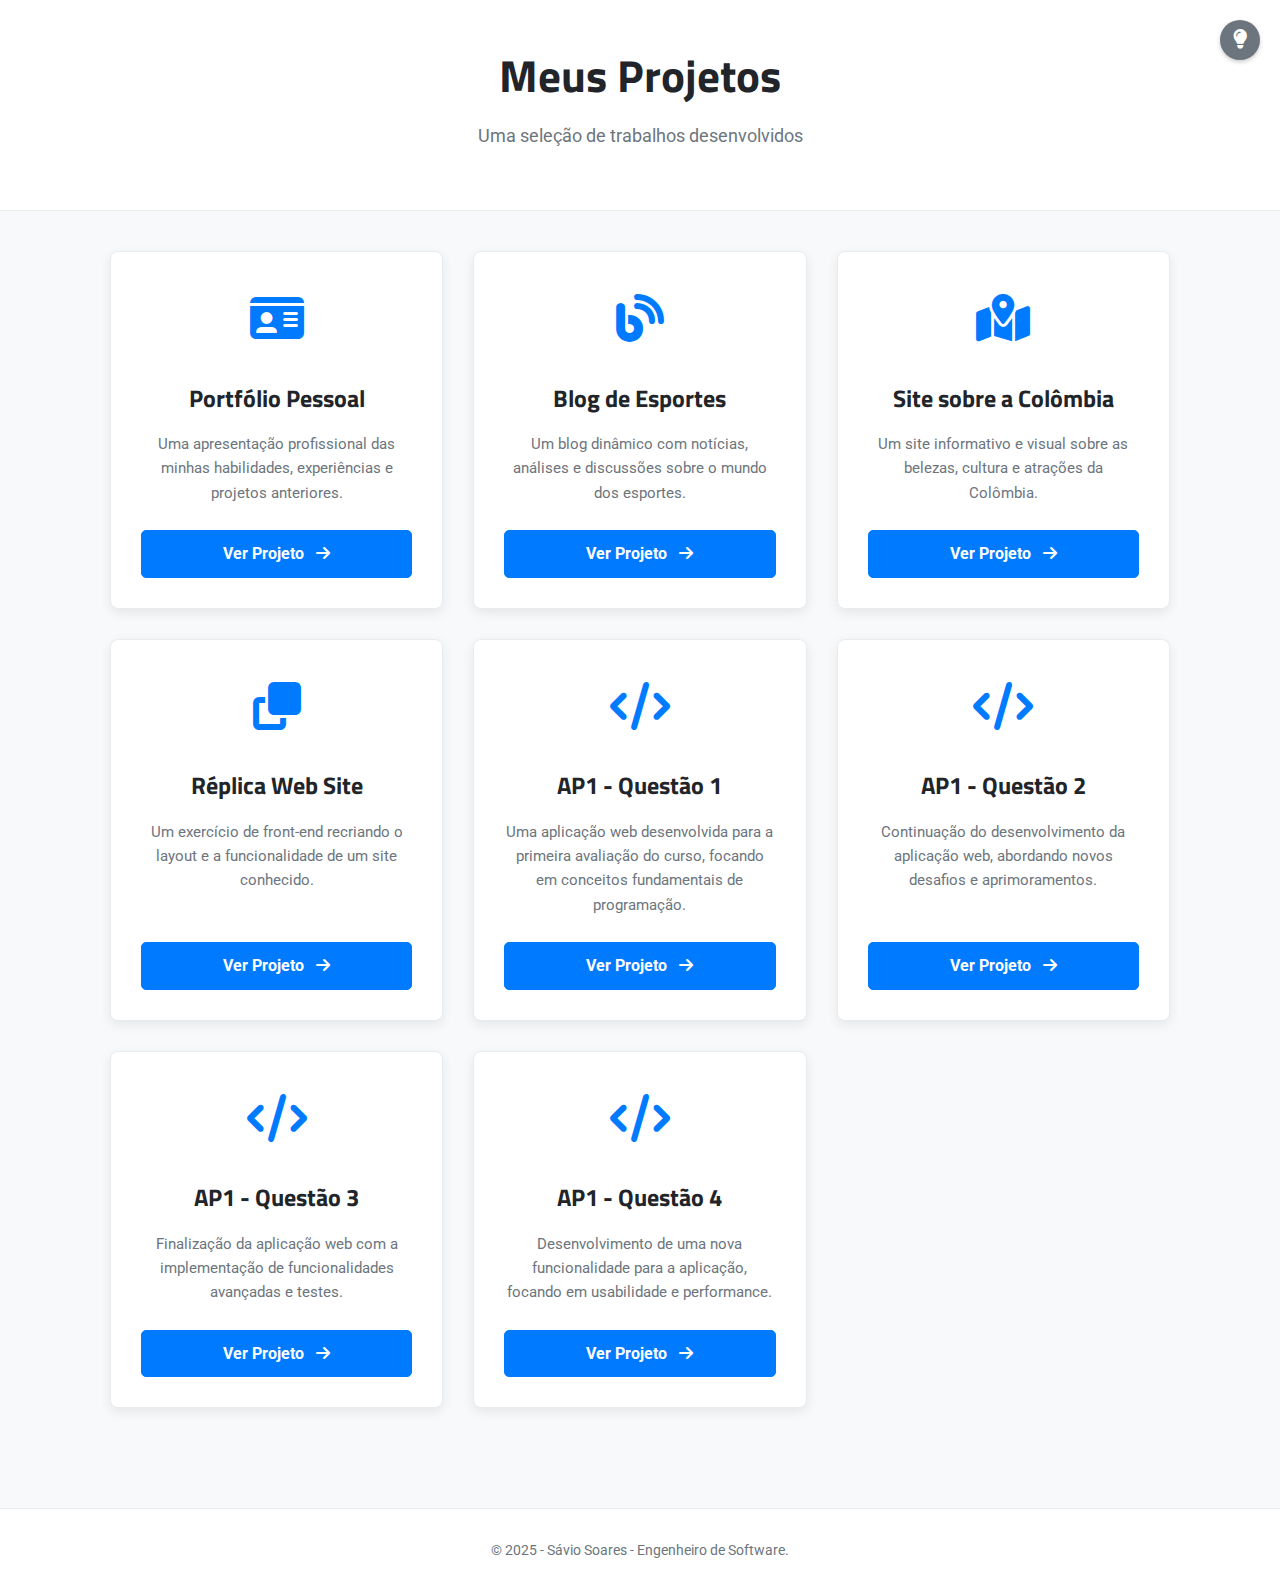
<file: index.html>
<!DOCTYPE html>
<html lang="pt-br">

<head>
    <meta charset="UTF-8">
    <meta name="viewport" content="width=device-width, initial-scale=1.0">
    <title>Meus Projetos - Engenheiro de Software</title>
    <link rel="stylesheet" href="styles.css">
    <link rel="stylesheet" href="https://cdnjs.cloudflare.com/ajax/libs/font-awesome/6.5.2/css/all.min.css">
    <link rel="preconnect" href="https://fonts.googleapis.com">
    <link rel="preconnect" href="https://fonts.gstatic.com" crossorigin>
    <link
        href="https://fonts.googleapis.com/css2?family=Roboto:wght@300;400;700&family=Titillium+Web:wght@600;700&display=swap"
        rel="stylesheet">
</head>

<body>

    <header class="site-header">
        <div class="container header-content">
            <h1>Meus Projetos</h1>
            <p class="subtitle">Uma seleção de trabalhos desenvolvidos</p>

            <div class="theme-switcher-container">
                <button id="themeButton" aria-label="Escolher Tema">
                    <i class="fa-solid fa-lightbulb"></i>
                </button>
                <div id="themeModal" class="theme-modal hidden">
                    <button data-theme="light" class="theme-option">
                        <i class="fa-solid fa-sun"></i> Light
                    </button>
                    <button data-theme="dark" class="theme-option">
                        <i class="fa-solid fa-moon"></i> Dark
                    </button>
                    <button data-theme="system" class="theme-option active">
                        <i class="fa-solid fa-desktop"></i> System
                    </button>
                </div>
            </div>
        </div>
    </header>

    <main class="container">
        <section class="projects-grid">

            <article class="project-card">
                <div class="card-icon"><i class="fa-solid fa-id-card"></i></div>
                <h2>Portfólio Pessoal</h2>
                <p>Uma apresentação profissional das minhas habilidades, experiências e projetos anteriores.</p>
                <a href="./PortfolioPessoal/index.html" class="btn-view" target="_blank" rel="noopener noreferrer">Ver
                    Projeto <i class="fa-solid fa-arrow-right"></i></a>
            </article>

            <article class="project-card">
                <div class="card-icon"><i class="fa-solid fa-blog"></i></div>
                <h2>Blog de Esportes</h2>
                <p>Um blog dinâmico com notícias, análises e discussões sobre o mundo dos esportes.</p>
                <a href="./Blog/blogsports.html" class="btn-view" target="_blank" rel="noopener noreferrer">Ver Projeto
                    <i class="fa-solid fa-arrow-right"></i></a>
            </article>

            <article class="project-card">
                <div class="card-icon"><i class="fa-solid fa-map-location-dot"></i></div>
                <h2>Site sobre a Colômbia</h2>
                <p>Um site informativo e visual sobre as belezas, cultura e atrações da Colômbia.</p>
                <a href="./Colombia/index.html" class="btn-view" target="_blank" rel="noopener noreferrer">Ver Projeto
                    <i class="fa-solid fa-arrow-right"></i></a>
            </article>

            <article class="project-card">
                <div class="card-icon"><i class="fa-solid fa-clone"></i></div>
                <h2>Réplica Web Site</h2>
                <p>Um exercício de front-end recriando o layout e a funcionalidade de um site conhecido.</p>
                <a href="./ReplicaWebSite/index.html" class="btn-view" target="_blank" rel="noopener noreferrer">Ver
                    Projeto <i class="fa-solid fa-arrow-right"></i></a>
            </article>

            <article class="project-card">
                <div class="card-icon"><i class="fa-solid fa-code"></i></div>
                <h2>AP1 - Questão 1 </h2>
                <p>Uma aplicação web desenvolvida para a primeira avaliação do curso, focando em conceitos fundamentais
                    de programação.</p>
                <a href="./AP1/questao_01.html" class="btn-view" target="_blank" rel="noopener noreferrer">Ver Projeto
                    <i class="fa-solid fa-arrow-right"></i></a>
            </article>

            <article class="project-card">
                <div class="card-icon"><i class="fa-solid fa-code"></i></div>
                <h2>AP1 - Questão 2</h2>
                <p>Continuação do desenvolvimento da aplicação web, abordando novos desafios e aprimoramentos.</p>
                <a href="./AP1/questao_02.html" class="btn-view" target="_blank" rel="noopener noreferrer">Ver Projeto
                    <i class="fa-solid fa-arrow-right"></i></a>
            </article>

            <article class="project-card">
                <div class="card-icon"><i class="fa-solid fa-code"></i></div>
                <h2>AP1 - Questão 3</h2>
                <p>Finalização da aplicação web com a implementação de funcionalidades avançadas e testes.</p>
                <a href="./AP1/questao_03.html" class="btn-view" target="_blank" rel="noopener noreferrer">Ver Projeto
                    <i class="fa-solid fa-arrow-right"></i></a>
            </article>

            <article class="project-card">
                <div class="card-icon"><i class="fa-solid fa-code"></i></div>
                <h2>AP1 - Questão 4</h2>
                <p>Desenvolvimento de uma nova funcionalidade para a aplicação, focando em usabilidade e performance.</p>
                <a href="./AP1/questao_04.html" class="btn-view" target="_blank" rel="noopener noreferrer">Ver Projeto
                    <i class="fa-solid fa-arrow-right"></i></a>
            </article>

        </section>
    </main>

    <footer class="site-footer">
        <div class="container">
            <p>&copy; 2025 - Sávio Soares - Engenheiro de Software.</p>
        </div>
    </footer>

    <script src="script.js"></script>

</body>

</html>
</file>
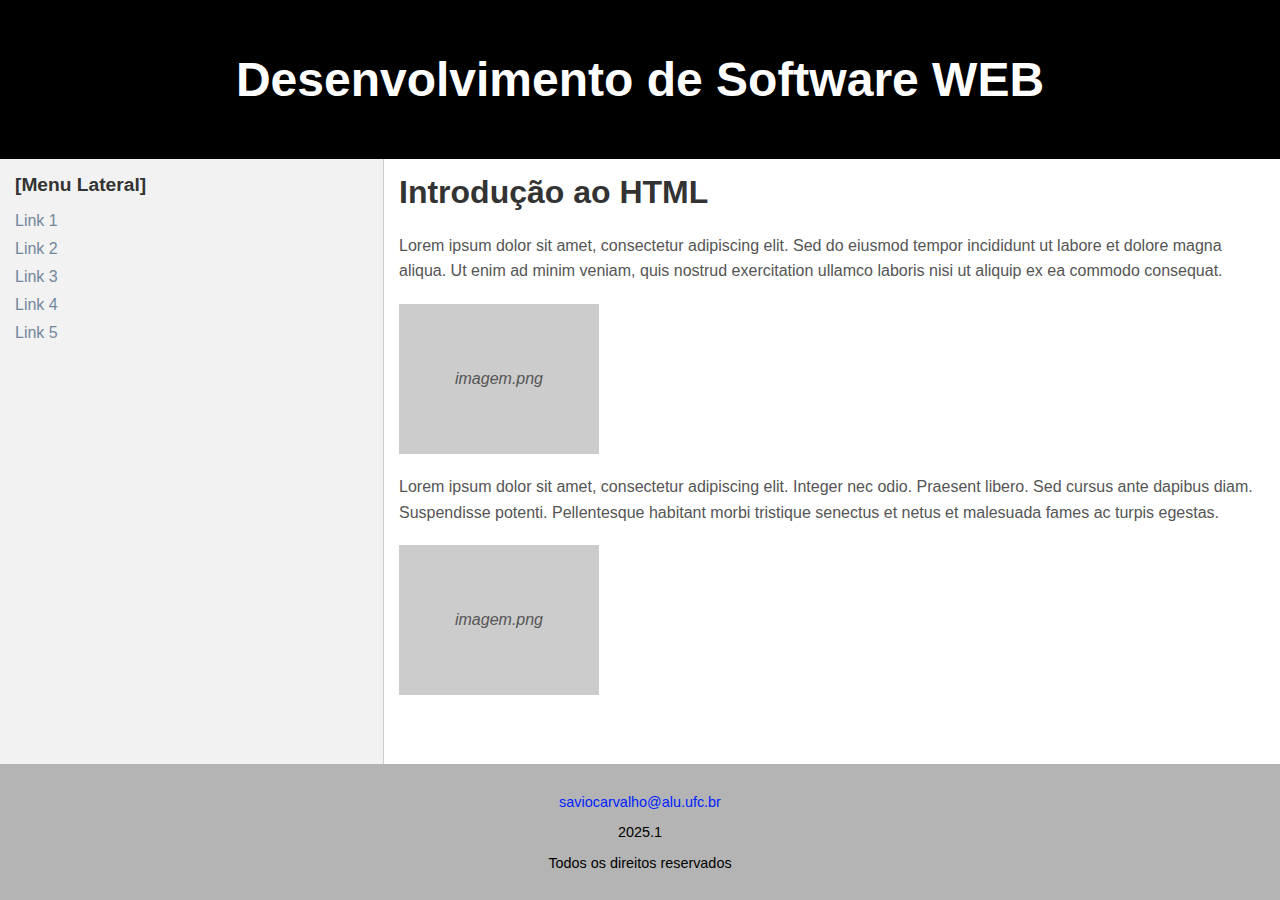
<file: AP1/questao_01.html>
<!DOCTYPE html>
<html lang="pt-br">
<head>
    <meta charset="UTF-8">
    <meta name="viewport" content="width=device-width, initial-scale=1.0">
    <title>Desenvolvimento de Software WEB</title>
    <style>
        body {
            font-family: sans-serif;
            margin: 0;
            padding: 0;
            display: flex;
            flex-direction: column;
            min-height: 100vh;
        }

        header {
            background-color: #000000;
            color: white;
            padding: 20px;
            text-align: center;
            font-size: 1.5em;
        }

        main {
            display: flex;
            flex: 1;
        }

        aside {
            flex: 0 0 30%;
            background-color: #f2f2f2;
            padding: 15px;
            box-sizing: border-box;
            border-right: 1px solid #ccc;
        }

        aside h2 {
            margin-top: 0;
            font-size: 1.2em;
            color: #333;
        }

        aside nav ul {
            list-style: none;
            padding: 0;
        }

        aside nav ul li {
            margin-bottom: 10px;
        }

        aside nav ul li a {
            text-decoration: none;
            color: #73879c;
        }

         aside nav ul li a:hover {
            text-decoration: underline;
         }

        article {
            flex: 1;
            padding: 15px;
            box-sizing: border-box;
            background-color: #ffffff;
        }

        article h1 {
            margin-top: 0;
            color: #333;
        }

        article p {
            line-height: 1.6;
            color: #555;
        }

        .image-placeholder {
            width: 200px;
            height: 150px;
            background-color: #cccccc;
            margin: 20px 0;
            display: flex;
            justify-content: center;
            align-items: center;
            color: #555;
            font-style: italic;
        }

        footer {
            background-color: #b4b4b4; 
            color: black;
            text-align: center;
            padding: 15px;
            font-size: 0.9em;
        }

        footer a {
            color: #0022ff;
            text-decoration: none;
        }

         footer a:hover {
            text-decoration: underline;
         }

        /* Media Query para telas menores */
        @media (max-width: 400px) {
            main {
                flex-direction: column;
            }

            aside {
                flex-basis: auto; /* Reseta a base flexível */
                border-right: none;
                border-bottom: 1px solid #ccc;
            }

            article {
                 flex-basis: auto; /* Reseta a base flexível */
            }
        }
    </style>
</head>
<body>

    <header>
        <h1>Desenvolvimento de Software WEB</h1>
    </header>

    <main>
        <aside>
            <h2>[Menu Lateral]</h2>
            <nav>
                <ul>
                    <li><a href="#">Link 1</a></li>
                    <li><a href="#">Link 2</a></li>
                    <li><a href="#">Link 3</a></li>
                    <li><a href="#">Link 4</a></li>
                    <li><a href="#">Link 5</a></li>
                </ul>
            </nav>
        </aside>

        <article>
            <h1>Introdução ao HTML</h1>
            <p>
                Lorem ipsum dolor sit amet, consectetur adipiscing elit. Sed do eiusmod tempor incididunt ut labore et dolore magna aliqua. Ut enim ad minim veniam, quis nostrud exercitation ullamco laboris nisi ut aliquip ex ea commodo consequat.
            </p>

            <div class="image-placeholder">
                imagem.png
            </div>

            <p>
                Lorem ipsum dolor sit amet, consectetur adipiscing elit. Integer nec odio. Praesent libero. Sed cursus ante dapibus diam. Suspendisse potenti. Pellentesque habitant morbi tristique senectus et netus et malesuada fames ac turpis egestas.
            </p>

             <div class="image-placeholder">
                imagem.png
            </div>
        </article>
    </main>

    <footer>
        <p><a href="mailto:fulanodetal@ufc.br">saviocarvalho@alu.ufc.br</a></p>
        <p>2025.1</p>
        <p>Todos os direitos reservados</p>
    </footer>

</body>
</html>
</file>
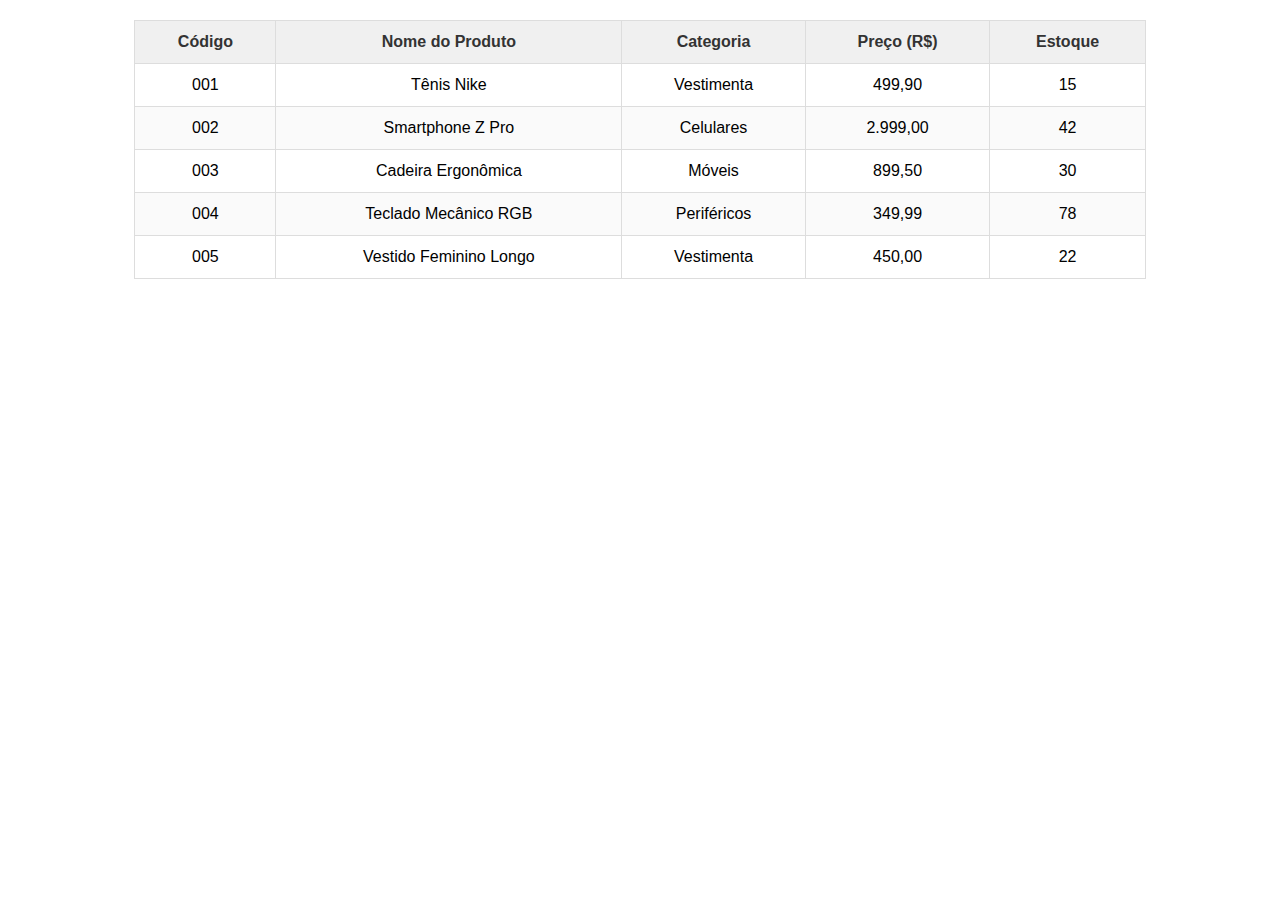
<file: AP1/questao_02.html>
<!DOCTYPE html>
<html lang="pt-br">

<head>
    <meta charset="UTF-8">
    <meta name="viewport" content="width=device-width, initial-scale=1.0">
    <title>Questão 02 - Tabela de Produtos</title>
    <style>
        table {
            width: 80%;
            border-collapse: collapse;
            /*Une as bordas das células*/
            margin: 20px auto;
            border: 1px solid #ccc;
        }

        /* Estilos para Células do Cabeçalho (th) e Células de Dados (td) */
        th,
        td {
            border: 1px solid #ddd;
            padding: 12px;
            text-align: center;
            font-family: sans-serif;
        }

        /* Estilos Específicos do Cabeçalho (thead) */
        thead th {
            background-color: #f0f0f0;
            font-weight: bold;
            /* Texto em negrito */
            color: #333;
        }

        /* Estilos para Linhas Pares do Corpo (tbody) - Zebra Striping */
        tbody tr:nth-child(even) {
            background-color: #fafafa;
        }

        /* Estilo para Linhas Ímpares (apenas para garantir o fundo branco) */
        tbody tr:nth-child(odd) {
            background-color: #ffffff;
        }

        /* Muda o fundo ao passar o mouse */
        tbody tr:hover {
            background-color: #e0f7fa;
        }
    </style>
</head>

<body>
    <table>
        <thead>
            <tr>
                <th>Código</th>
                <th>Nome do Produto</th>
                <th>Categoria</th>
                <th>Preço (R$)</th>
                <th>Estoque</th>
            </tr>
        </thead>
        <tbody>
            <tr>
                <td>001</td>
                <td>Tênis Nike</td>
                <td>Vestimenta</td>
                <td>499,90</td>
                <td>15</td>
            </tr>
            <tr>
                <td>002</td>
                <td>Smartphone Z Pro</td>
                <td>Celulares</td>
                <td>2.999,00</td>
                <td>42</td>
            </tr>
            <tr>
                <td>003</td>
                <td>Cadeira Ergonômica</td>
                <td>Móveis</td>
                <td>899,50</td>
                <td>30</td>
            </tr>
            <tr>
                <td>004</td>
                <td>Teclado Mecânico RGB</td>
                <td>Periféricos</td>
                <td>349,99</td>
                <td>78</td>
            </tr>
            <tr>
                <td>005</td>
                <td>Vestido Feminino Longo</td>
                <td>Vestimenta</td>
                <td>450,00</td>
                <td>22</td>
            </tr>
        </tbody>
    </table>

</body>

</html>
</file>
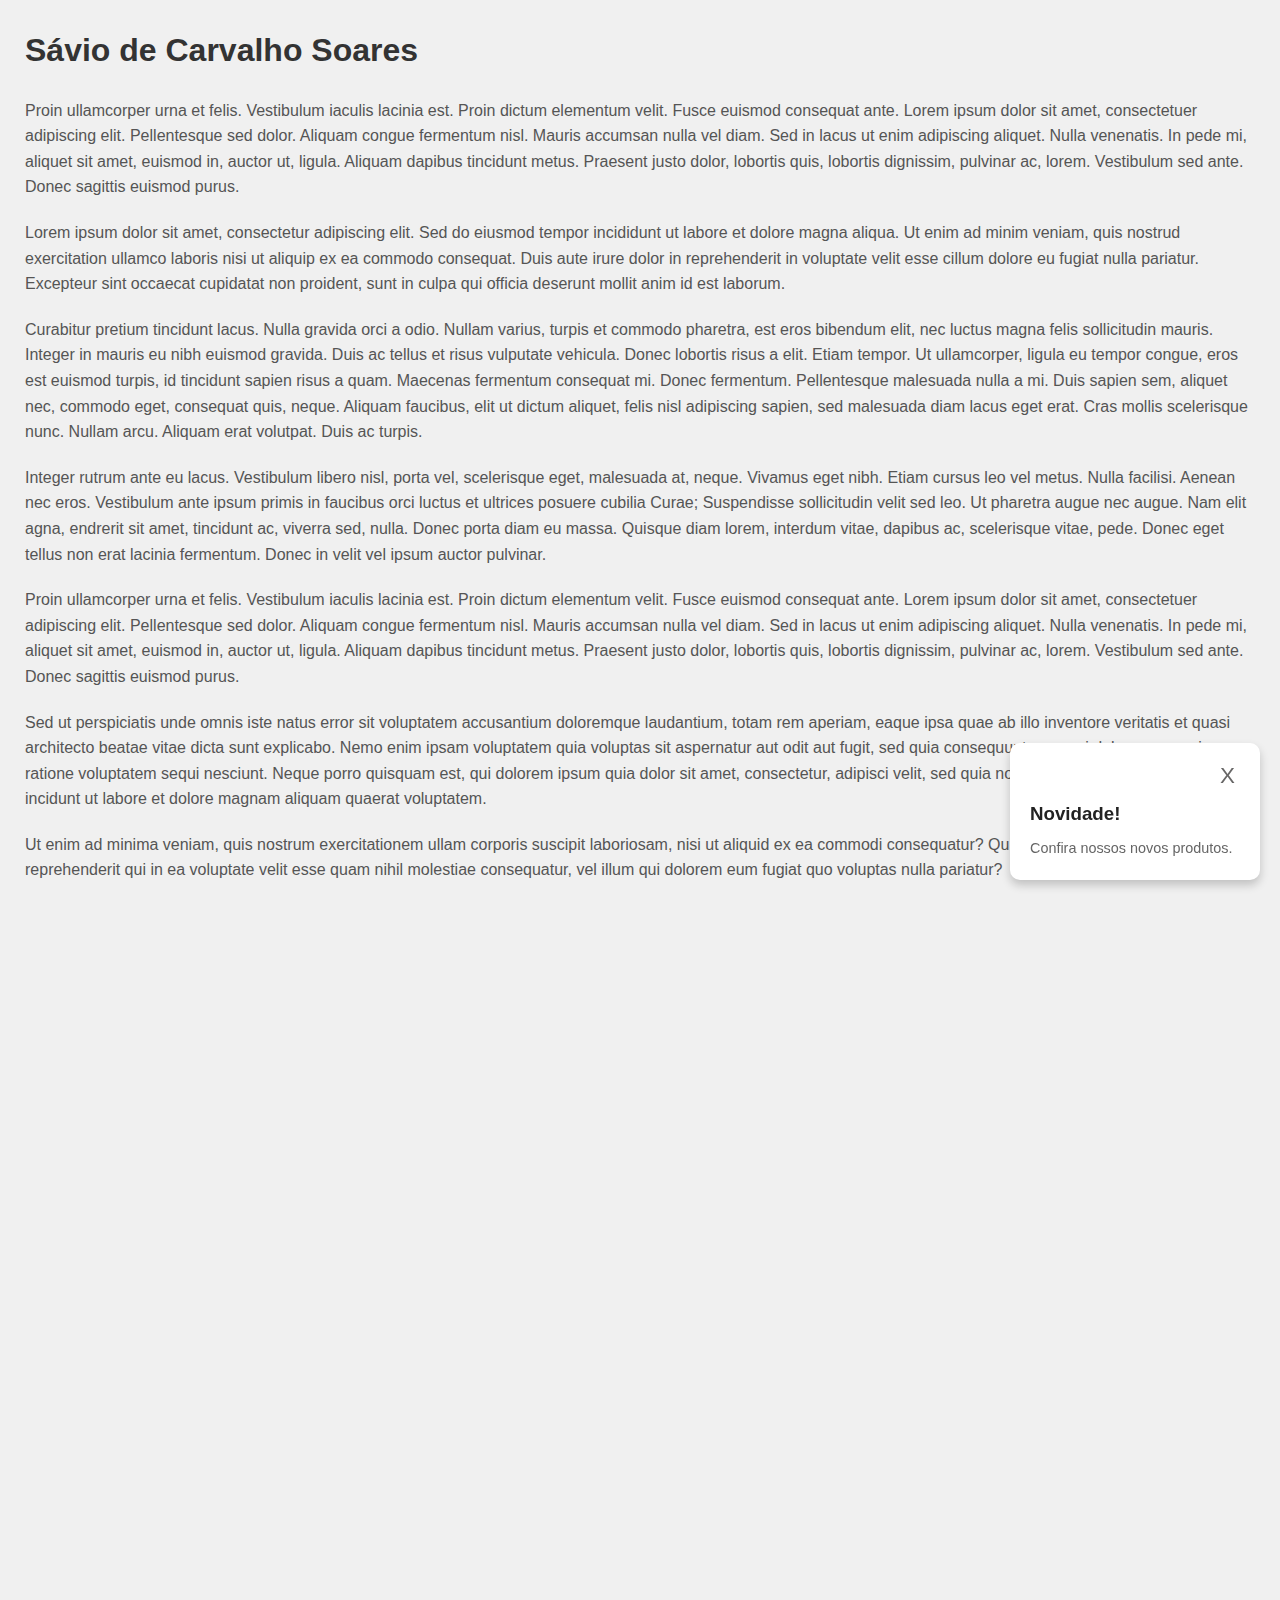
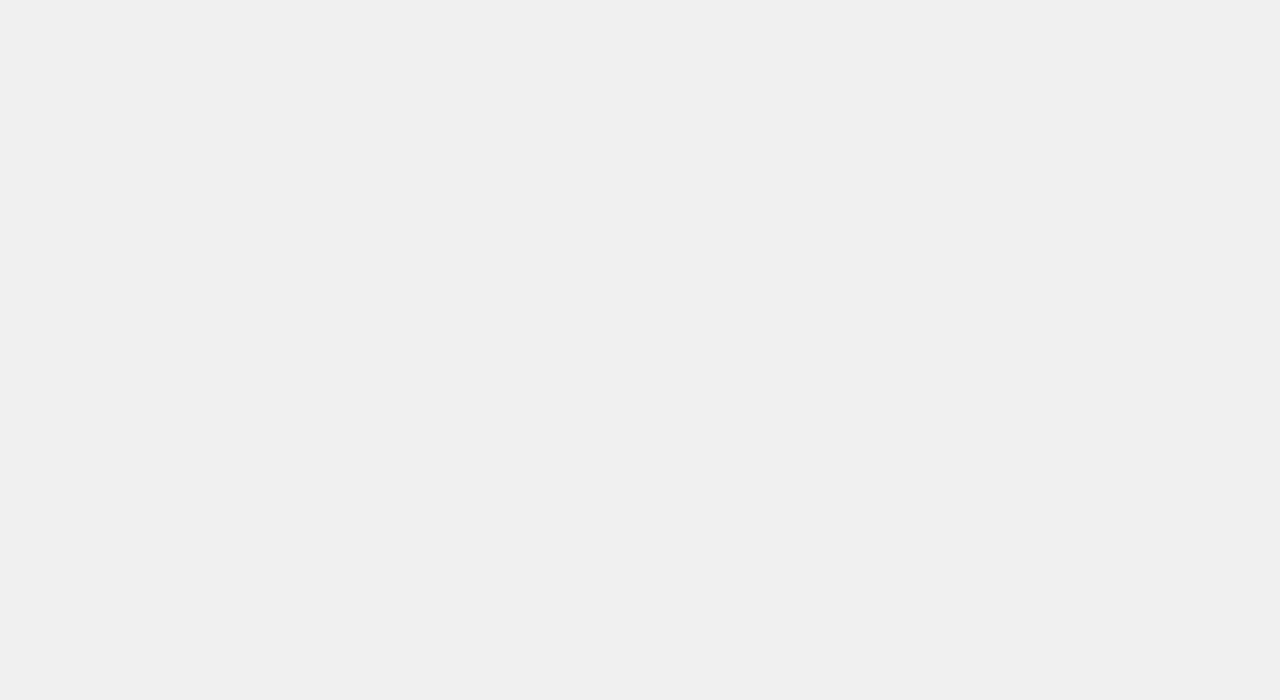
<file: AP1/questao_04.html>
<!DOCTYPE html>
<html lang="pt-br">
<head>
    <meta charset="UTF-8">
    <meta name="viewport" content="width=device-width, initial-scale=1.0">
    <title>Card de Notificação</title>
    <style>
        body {
            font-family: Arial, Helvetica, sans-serif;
            line-height: 1.6;
            margin: 25px;
            height: 250vh;
            background-color: #f0f0f0;
        }

        h1 {
            color: #333;
        }

        p {
            color: #555;
            margin-bottom: 20px;
        }

        /* Estilos para o nosso card de notificação */
        .cartao-notificacao {
            /* Fica fixo na tela */
            position: fixed;
            bottom: 20px;
            right: 20px;
            width: 250px;
            background-color: #ffffff;
            border-radius: 10px;
            /* Sombra suave */
            box-shadow: 0 5px 10px rgba(0, 0, 0, 0.2);
            padding: 20px;
            display: flex;
            flex-direction: column;
            box-sizing: border-box;
            z-index: 999; /* Para ficar por cima de tudo */
        }

        /* Estilos para o botão de fechar */
        .botao-fechar {
            /* Botão para a direita */
            align-self: flex-end;
            cursor: pointer;
            font-size: 1.4em;
            color: #686767;
            background: none;
            border: none;
            padding: 0 5px;
            margin-bottom: 10px;
        }

        .botao-fechar:hover {
            color: #000;
        }

        /* Estilos para o título e parágrafo do card */
        .cartao-notificacao h3 {
            margin: 0 0 8px 0;
            color: #222;
        }

        .cartao-notificacao p {
            margin: 0;
            color: #666;
            font-size: 0.9em;
        }

        /* Classe para esconder o card quando fechado */
        .escondido {
            display: none;
        }

    </style>
</head>
<body>

    <h1>Sávio de Carvalho Soares</h1>
    <p>Proin ullamcorper urna et felis. Vestibulum iaculis lacinia est. Proin dictum elementum velit. Fusce euismod consequat ante. Lorem ipsum dolor sit amet, consectetuer adipiscing elit. Pellentesque sed dolor. Aliquam congue fermentum nisl. Mauris accumsan nulla vel diam. Sed in lacus ut enim adipiscing aliquet. Nulla venenatis. In pede mi, aliquet sit amet, euismod in, auctor ut, ligula. Aliquam dapibus tincidunt metus. Praesent justo dolor, lobortis quis, lobortis dignissim, pulvinar ac, lorem. Vestibulum sed ante. Donec sagittis euismod purus.</p>
    <p>Lorem ipsum dolor sit amet, consectetur adipiscing elit. Sed do eiusmod tempor incididunt ut labore et dolore magna aliqua. Ut enim ad minim veniam, quis nostrud exercitation ullamco laboris nisi ut aliquip ex ea commodo consequat. Duis aute irure dolor in reprehenderit in voluptate velit esse cillum dolore eu fugiat nulla pariatur. Excepteur sint occaecat cupidatat non proident, sunt in culpa qui officia deserunt mollit anim id est laborum.</p>
    <p>Curabitur pretium tincidunt lacus. Nulla gravida orci a odio. Nullam varius, turpis et commodo pharetra, est eros bibendum elit, nec luctus magna felis sollicitudin mauris. Integer in mauris eu nibh euismod gravida. Duis ac tellus et risus vulputate vehicula. Donec lobortis risus a elit. Etiam tempor. Ut ullamcorper, ligula eu tempor congue, eros est euismod turpis, id tincidunt sapien risus a quam. Maecenas fermentum consequat mi. Donec fermentum. Pellentesque malesuada nulla a mi. Duis sapien sem, aliquet nec, commodo eget, consequat quis, neque. Aliquam faucibus, elit ut dictum aliquet, felis nisl adipiscing sapien, sed malesuada diam lacus eget erat. Cras mollis scelerisque nunc. Nullam arcu. Aliquam erat volutpat. Duis ac turpis.</p>
    <p>Integer rutrum ante eu lacus. Vestibulum libero nisl, porta vel, scelerisque eget, malesuada at, neque. Vivamus eget nibh. Etiam cursus leo vel metus. Nulla facilisi. Aenean nec eros. Vestibulum ante ipsum primis in faucibus orci luctus et ultrices posuere cubilia Curae; Suspendisse sollicitudin velit sed leo. Ut pharetra augue nec augue. Nam elit agna, endrerit sit amet, tincidunt ac, viverra sed, nulla. Donec porta diam eu massa. Quisque diam lorem, interdum vitae, dapibus ac, scelerisque vitae, pede. Donec eget tellus non erat lacinia fermentum. Donec in velit vel ipsum auctor pulvinar.</p>
    <p>Proin ullamcorper urna et felis. Vestibulum iaculis lacinia est. Proin dictum elementum velit. Fusce euismod consequat ante. Lorem ipsum dolor sit amet, consectetuer adipiscing elit. Pellentesque sed dolor. Aliquam congue fermentum nisl. Mauris accumsan nulla vel diam. Sed in lacus ut enim adipiscing aliquet. Nulla venenatis. In pede mi, aliquet sit amet, euismod in, auctor ut, ligula. Aliquam dapibus tincidunt metus. Praesent justo dolor, lobortis quis, lobortis dignissim, pulvinar ac, lorem. Vestibulum sed ante. Donec sagittis euismod purus.</p>
    <p>Sed ut perspiciatis unde omnis iste natus error sit voluptatem accusantium doloremque laudantium, totam rem aperiam, eaque ipsa quae ab illo inventore veritatis et quasi architecto beatae vitae dicta sunt explicabo. Nemo enim ipsam voluptatem quia voluptas sit aspernatur aut odit aut fugit, sed quia consequuntur magni dolores eos qui ratione voluptatem sequi nesciunt. Neque porro quisquam est, qui dolorem ipsum quia dolor sit amet, consectetur, adipisci velit, sed quia non numquam eius modi tempora incidunt ut labore et dolore magnam aliquam quaerat voluptatem.</p>
    <p>Ut enim ad minima veniam, quis nostrum exercitationem ullam corporis suscipit laboriosam, nisi ut aliquid ex ea commodi consequatur? Quis autem vel eum iure reprehenderit qui in ea voluptate velit esse quam nihil molestiae consequatur, vel illum qui dolorem eum fugiat quo voluptas nulla pariatur?</p>

    <div class="cartao-notificacao" id="meuCartao">
        <button class="botao-fechar" id="fecharCartao" aria-label="Fechar notificação">X</button>
        <h3>Novidade!</h3>
        <p>Confira nossos novos produtos.</p>
    </div>

    <script>
        const botaoFechar = document.getElementById('fecharCartao');
        const cartao = document.getElementById('meuCartao');

        // Adiciona um ouvinte para o evento de clique no botão
        botaoFechar.addEventListener('click', function() {
            // Quando o botão for clicado, adiciona a classe 'escondido' ao card
            cartao.classList.add('escondido');
        });
    </script>

</body>
</html>
</file>
<file: styles.css>
/* --- Variáveis de Cor e Reset --- */
:root {
    --color-primary: #007bff;
    --color-secondary: #6c757d;
    --color-light-bg: #f8f9fa;
    --color-light-card: #ffffff;
    --color-light-text: #212529;
    --color-light-border: #e9ecef;

    --color-dark-bg: #121212;
    --color-dark-card: #1e1e1e;
    --color-dark-text: #e0e0e0;
    --color-dark-border: #333333;

    --font-heading: 'Titillium Web', sans-serif;
    --font-body: 'Roboto', sans-serif;
    --border-radius: 8px;
    --box-shadow: 0 4px 12px rgba(0, 0, 0, 0.08);
    --transition-speed: 0.3s;
}

* {
    margin: 0;
    padding: 0;
    box-sizing: border-box;
}

/* --- Estilos Gerais e Modo Claro --- */
body {
    font-family: var(--font-body);
    background-color: var(--color-light-bg);
    color: var(--color-light-text);
    line-height: 1.6;
    transition: background-color var(--transition-speed) ease, color var(--transition-speed) ease;
}

.container {
    max-width: 1100px;
    margin: 0 auto;
    padding: 0 20px;
}

img {
    max-width: 100%;
    height: auto;
}

a {
    text-decoration: none;
    color: var(--color-primary);
    transition: color var(--transition-speed) ease;
}

a:hover {
    color: #0056b3;
}

/* --- Cabeçalho --- */
.site-header {
    background-color: var(--color-light-card);
    padding: 40px 0;
    text-align: center;
    border-bottom: 1px solid var(--color-light-border);
    margin-bottom: 40px;
    position: relative; /* Para o theme switcher */
    transition: background-color var(--transition-speed) ease, border-color var(--transition-speed) ease;
}

.site-header h1 {
    font-family: var(--font-heading);
    font-size: 2.8em;
    margin-bottom: 10px;
    color: var(--color-light-text);
    transition: color var(--transition-speed) ease;
}

.site-header .subtitle {
    font-size: 1.1em;
    color: var(--color-secondary);
    margin-bottom: 20px;
    transition: color var(--transition-speed) ease;
}

/* --- Grid de Projetos --- */
.projects-grid {
    display: grid;
    grid-template-columns: repeat(auto-fit, minmax(280px, 1fr)); /* Grid Responsivo */
    gap: 30px; /* Espaçamento entre os cards */
    padding-bottom: 60px;
}

/* --- Card de Projeto --- */
.project-card {
    background-color: var(--color-light-card);
    border-radius: var(--border-radius);
    box-shadow: var(--box-shadow);
    padding: 30px;
    text-align: center;
    border: 1px solid var(--color-light-border);
    transition: transform var(--transition-speed) ease, box-shadow var(--transition-speed) ease, background-color var(--transition-speed) ease, border-color var(--transition-speed) ease;
    display: flex;
    flex-direction: column;
    justify-content: space-between;
}

.project-card:hover {
    transform: translateY(-8px);
    box-shadow: 0 10px 20px rgba(0, 0, 0, 0.12);
}

.project-card .card-icon {
    font-size: 3em;
    color: var(--color-primary);
    margin-bottom: 20px;
    transition: color var(--transition-speed) ease;
}

.project-card h2 {
    font-family: var(--font-heading);
    font-size: 1.5em;
    margin-bottom: 15px;
    color: var(--color-light-text);
    transition: color var(--transition-speed) ease;
}

.project-card p {
    font-size: 0.95em;
    color: var(--color-secondary);
    margin-bottom: 25px;
    flex-grow: 1; /* Faz o parágrafo crescer e empurrar o botão para baixo */
    transition: color var(--transition-speed) ease;
}

.project-card .btn-view {
    display: inline-block;
    background-color: var(--color-primary);
    color: #fff;
    padding: 10px 25px;
    border-radius: 5px;
    font-weight: bold;
    transition: background-color var(--transition-speed) ease;
    border: 1px solid var(--color-primary);
}

.project-card .btn-view:hover {
    background-color: #0056b3;
    border-color: #0056b3;
    color: #fff;
}

.project-card .btn-view i {
    margin-left: 8px;
    transition: transform 0.2s ease;
}
.project-card .btn-view:hover i {
   transform: translateX(4px);
}

/* --- Rodapé --- */
.site-footer {
    text-align: center;
    padding: 30px 0;
    margin-top: 40px;
    background-color: var(--color-light-card);
    border-top: 1px solid var(--color-light-border);
    color: var(--color-secondary);
    font-size: 0.9em;
    transition: background-color var(--transition-speed) ease, border-color var(--transition-speed) ease, color var(--transition-speed) ease;
}

/* --- Estilos do Modo Escuro --- */
body.dark-mode {
    background-color: var(--color-dark-bg);
    color: var(--color-dark-text);
}

body.dark-mode .site-header,
body.dark-mode .project-card,
body.dark-mode .site-footer {
    background-color: var(--color-dark-card);
    border-color: var(--color-dark-border);
}

body.dark-mode .site-header h1,
body.dark-mode .project-card h2 {
    color: var(--color-dark-text);
}

body.dark-mode .site-header .subtitle,
body.dark-mode .project-card p,
body.dark-mode .site-footer {
    color: #a0a0a0; /* Um cinza um pouco mais claro */
}

body.dark-mode a {
    color: #4dabf7; /* Um azul mais vibrante para dark mode */
}
body.dark-mode a:hover {
    color: #1c7ed6;
}

body.dark-mode .project-card {
    box-shadow: 0 4px 12px rgba(0, 0, 0, 0.2);
}
body.dark-mode .project-card:hover {
    box-shadow: 0 10px 20px rgba(0, 0, 0, 0.3);
}

body.dark-mode .project-card .card-icon {
    color: #4dabf7;
}

body.dark-mode .project-card .btn-view {
    background-color: #4dabf7;
    border-color: #4dabf7;
    color: var(--color-dark-bg);
}

body.dark-mode .project-card .btn-view:hover {
    background-color: #1c7ed6;
    border-color: #1c7ed6;
    color: #fff;
}

/* --- Estilos do Seletor de Tema (Reutilizados) --- */
.theme-switcher-container {
    position: absolute;
    top: 20px;
    right: 20px;
    z-index: 1010;
}

#themeButton {
    background-color: #6c757d;
    color: #fff;
    border: none;
    border-radius: 50%;
    width: 40px;
    height: 40px;
    font-size: 1.2em;
    cursor: pointer;
    transition: background-color var(--transition-speed) ease, transform 0.2s;
    display: flex;
    justify-content: center;
    align-items: center;
    box-shadow: 0 2px 4px rgba(0, 0, 0, 0.2);
}
#themeButton:hover { transform: scale(1.1); }

body.dark-mode #themeButton { background-color: #4dabf7; }

.theme-modal {
    position: absolute;
    top: 50px;
    right: 0;
    background-color: var(--color-light-card);
    border: 1px solid var(--color-light-border);
    border-radius: var(--border-radius);
    box-shadow: var(--box-shadow);
    padding: 10px;
    display: flex;
    flex-direction: column;
    gap: 8px;
    opacity: 1;
    visibility: visible;
    transform: translateY(0);
    transition: opacity 0.2s ease, visibility 0.2s ease, transform 0.2s ease, background-color var(--transition-speed) ease, border-color var(--transition-speed) ease;
}

.theme-modal.hidden {
    opacity: 0;
    visibility: hidden;
    transform: translateY(-10px);
}

body.dark-mode .theme-modal {
    background-color: var(--color-dark-card);
    border-color: var(--color-dark-border);
}

.theme-option {
    background: none;
    border: none;
    color: var(--color-light-text);
    padding: 10px 15px;
    text-align: left;
    cursor: pointer;
    border-radius: 5px;
    transition: background-color 0.2s ease, color var(--transition-speed) ease;
    display: flex;
    align-items: center;
    gap: 10px;
    font-size: 0.95em;
    width: 100%;
}
.theme-option i { width: 16px; text-align: center; }
.theme-option:hover { background-color: #f0f0f0; }

body.dark-mode .theme-option { color: var(--color-dark-text); }
body.dark-mode .theme-option:hover { background-color: #333333; }

.theme-option.active {
    background-color: var(--color-primary);
    color: white;
    font-weight: bold;
}
body.dark-mode .theme-option.active {
    background-color: #4dabf7;
    color: var(--color-dark-bg);
}

/* --- Responsividade --- */
@media (max-width: 768px) {
    .site-header h1 { font-size: 2.2em; }
    .theme-switcher-container { top: 10px; right: 10px; }
    #themeButton { width: 35px; height: 35px; font-size: 1em; }
    .theme-modal { top: 45px; }
}
@media (max-width: 480px) {
    .site-header h1 { font-size: 1.8em; }
    .projects-grid { grid-template-columns: 1fr; } /* Empilha os cards */
}
</file>
